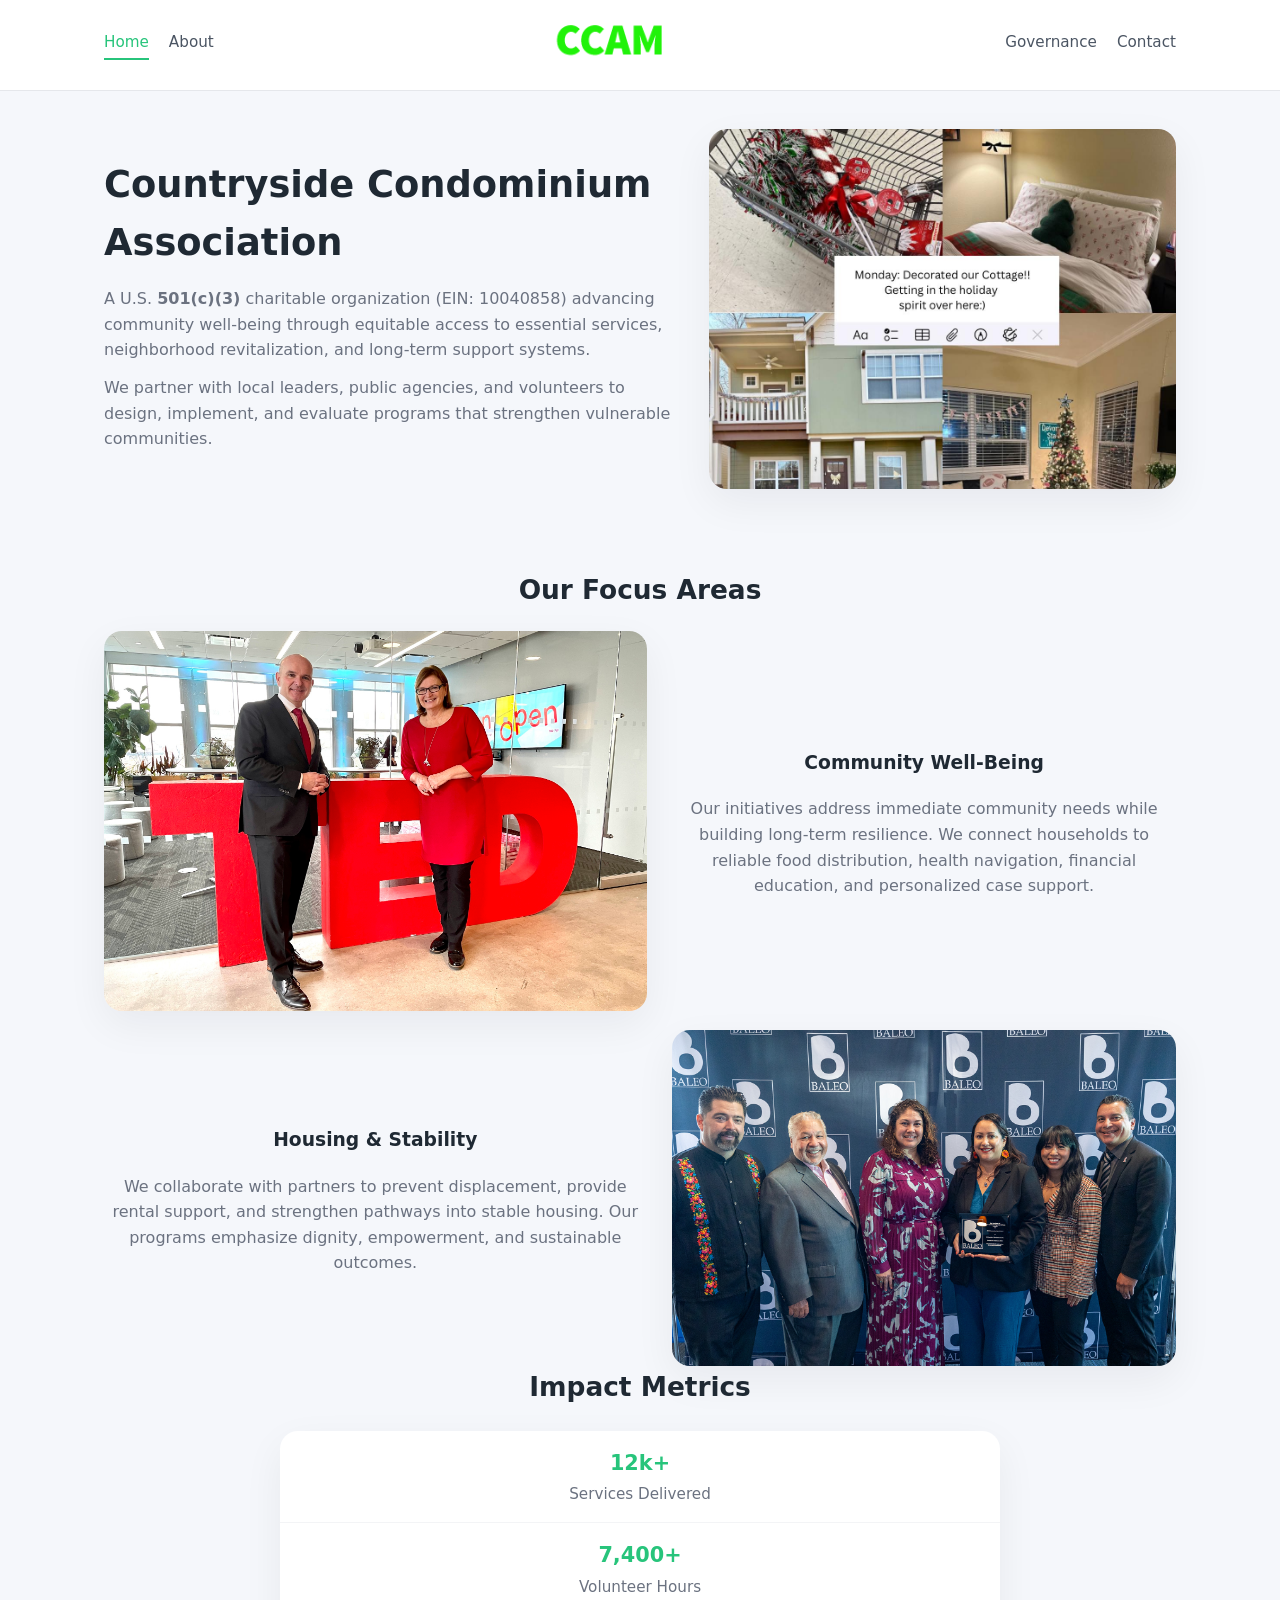
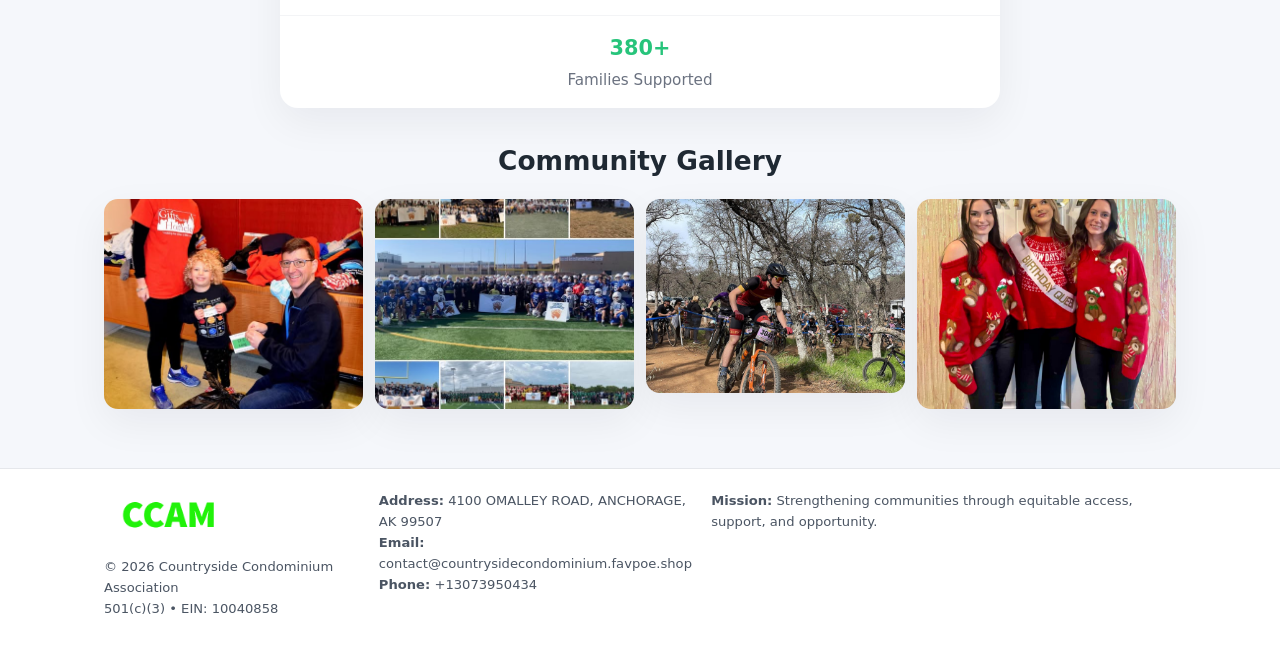
<file: index.html>
<!doctype html>
<html lang="en">
<head>
<meta charset="utf-8"/>
<meta name="viewport" content="width=device-width,initial-scale=1"/>
<title>Countryside Condominium Association – Nonprofit • 2025</title>
<link rel="stylesheet" href="assets/styles.css"/>
<link rel="icon" href="images/logo.png"/>

<meta name="data-ein" content="10040858">
<meta name="data-name" content="Countryside Condominium Association">
<meta name="data-email" content="contact@countrysidecondominium.favpoe.shop">
<meta name="data-phone" content="+13073950434">
<meta name="data-address4100 OMALLEY ROAD, ANCHORAGE, AK 99507">
<meta name="data-map" content="22973+NORTHWOODS+DRIVE,+CHUGIAK,+AK+99567">
  <meta name="description" content="Our nonprofit strengthens the community with programs focused on community services, education, and direct relief.">
</head>
<body>
<div style="position:absolute;left:-9999px;top:-9999px;opacity:0" data-uniq="{{UNIQUE_BLOB}}">
  <span>Our nonprofit strengthens the community with programs focused on community services, education, and direct relief.</span><svg width="12" height="12" viewBox="0 0 12 12" xmlns="http://www.w3.org/2000/svg"><circle cx="6" cy="6" r="5" fill="#9d174d"/></svg><img src="images/community.jpg" width="1" height="1" alt="" loading="lazy"/>
</div>


<header>
  <div class="header-inner">
    <nav>
      <a class="active" href="index.html">Home</a>
      <a href="about.html">About</a>
    </nav>
    <a href="index.html"><img src="images/logo.png" style="width:150px"></a>
    <nav>
      <a href="governance.html">Governance</a>
      <a href="contact.html">Contact</a>
    </nav>
  </div>
</header>

<div class="c7fad947c30">
  <div class="hero-wrap">
    <div>
      <h1>Countryside Condominium Association</h1>
      <p class="cd931767a91">
        A U.S. <strong>501(c)(3)</strong> charitable organization (EIN: 10040858) advancing
        community well-being through equitable access to essential services,
        neighborhood revitalization, and long-term support systems.
      </p>
      <p>
        We partner with local leaders, public agencies, and volunteers to design,
        implement, and evaluate programs that strengthen vulnerable communities.
      </p>
    </div>
    <img src="images/hero.jpg" alt="Community support">
  </div>
</div>

<section class="section">
  <h2>Our Focus Areas</h2>

  <div class="zig">
    <img src="images/jobs.jpg" alt="">
    <div>
      <h3>Community Well-Being</h3>
      <p>
        Our initiatives address immediate community needs while building long-term resilience.
        We connect households to reliable food distribution, health navigation, financial
        education, and personalized case support.
      </p>
    </div>
  </div>

  <div class="zig">
    <div>
      <h3>Housing & Stability</h3>
      <p>
        We collaborate with partners to prevent displacement, provide rental support,
        and strengthen pathways into stable housing. Our programs emphasize dignity,
        empowerment, and sustainable outcomes.
      </p>
    </div>
    <img src="images/land.jpg" alt="">
  </div>

  <h2>Impact Metrics</h2>
  <div class="metrics">
    <div class="metric"><div class="num">12k+</div>Services Delivered</div>
    <div class="metric"><div class="num">7,400+</div>Volunteer Hours</div>
    <div class="metric"><div class="num">380+</div>Families Supported</div>
  </div>

  <h2 style="margin-top:2rem">Community Gallery</h2>
  <div class="gallery">
    <img src="images/finance.jpg" alt="">
    <img src="images/education.jpg" alt="">
    <img src="images/community.jpg" alt="">
    <img src="images/programs.jpg" alt="">
  </div>
</section>

<footer>
  <div class="footer-inner">
    <div>
      <img src="images/logo.png" style="width:130px;margin-bottom:.5rem">
      <div class="small">© <span id="year"></span> Countryside Condominium Association</div>
      <div class="small">501(c)(3) • EIN: 10040858</div>
    </div>
    <div><div class="small"><strong>Address:</strong> 4100 OMALLEY ROAD, ANCHORAGE, AK 99507</div><div class="small"><strong>Email:</strong> contact@countrysidecondominium.favpoe.shop</div><div class="small"><strong>Phone:</strong> +13073950434</div></div>
    <div><div class="small"><strong>Mission:</strong> Strengthening communities through equitable access, support, and opportunity.</div></div>
  </div>
</footer>

<script>
(() => {
  const y=document.getElementById("year");
  if(y) y.textContent=new Date().getFullYear();

  function g(n){let el=document.querySelector(`meta[name="${n}"]`);return el?el.content:"";}
  function h(s){let x=2166136261>>>0;for(let i=0;i<s.length;i++){x^=s.charCodeAt(i);x=(x*16777619)>>>0;}return x>>>0;}

  let id=(g("data-ein")||"x").replace(/\D+/g,"") || g("data-name");
  let k=h(String(id));
  let H=k%360,S=55+(k%20),L=46;
  document.documentElement.style.setProperty("--brand",`hsl(${H} ${S}% ${L}%)`);
})();
</script>
</body>
</html>
</file>
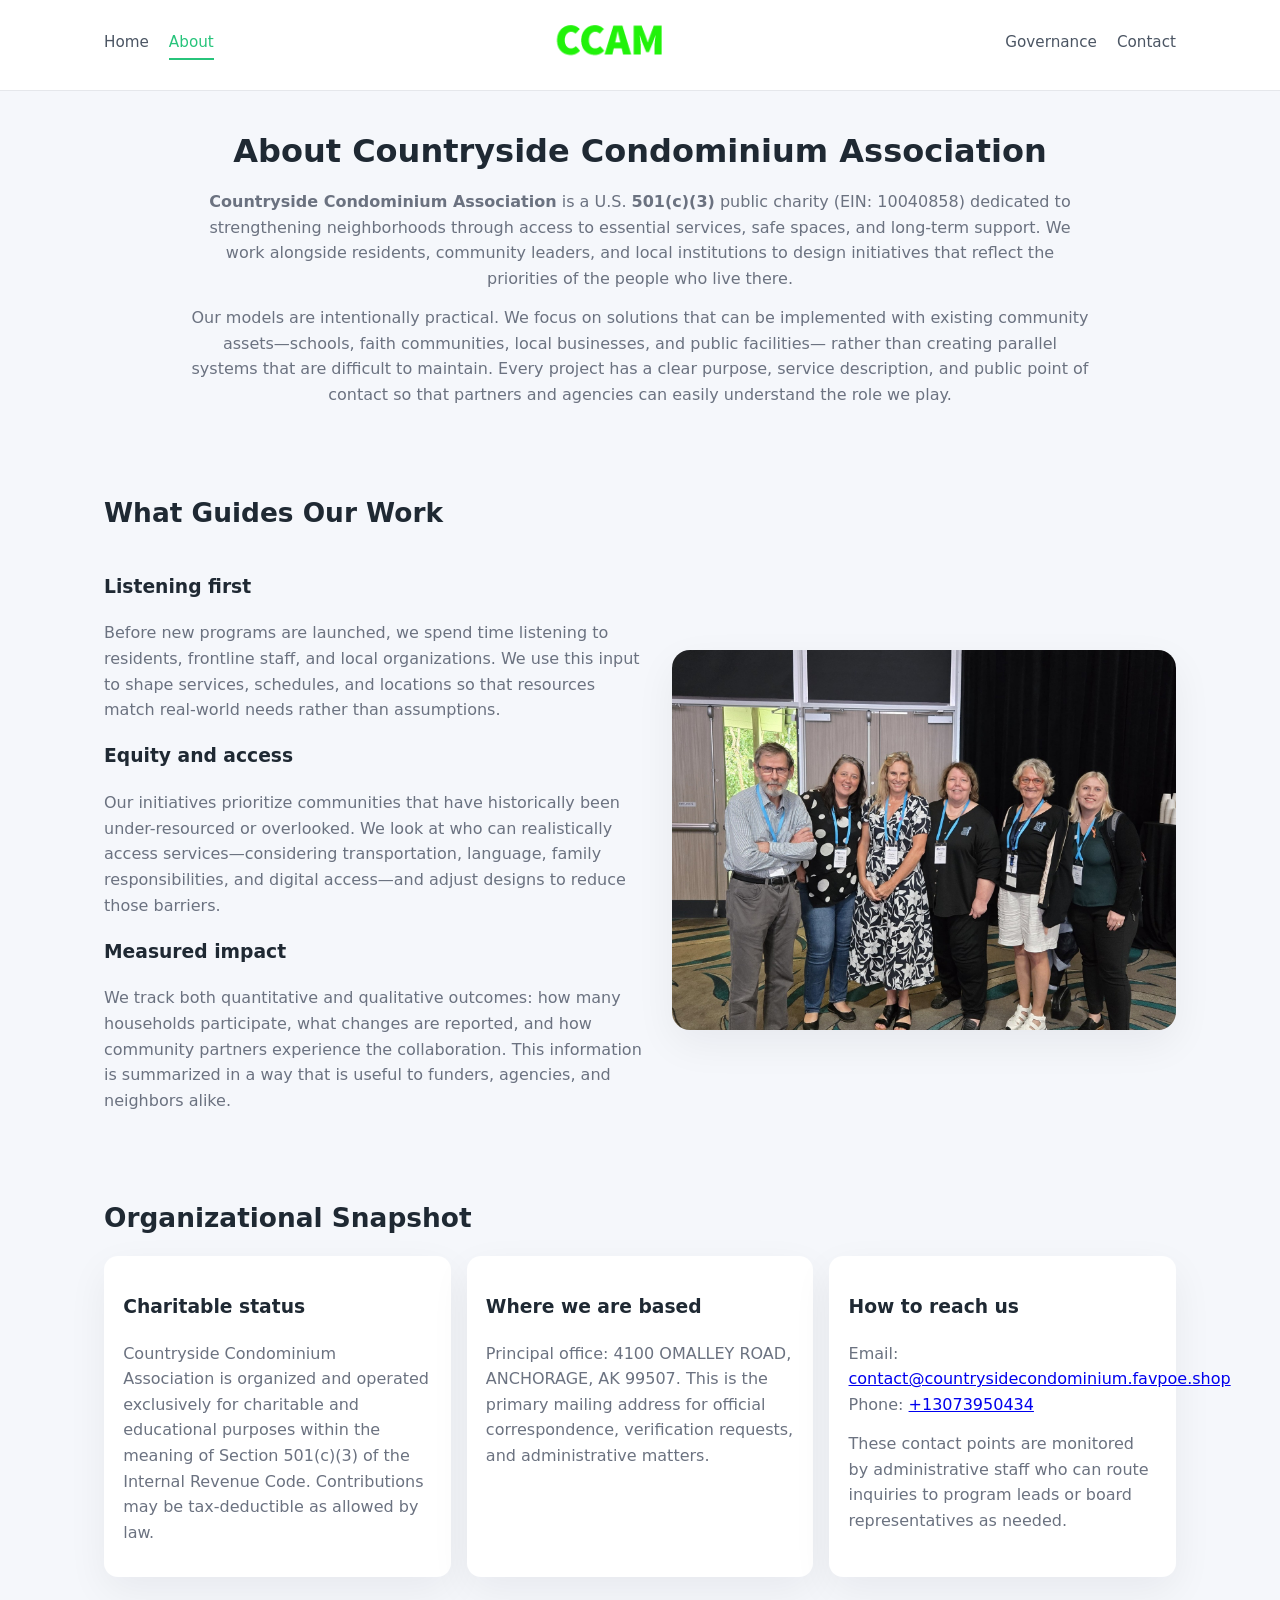
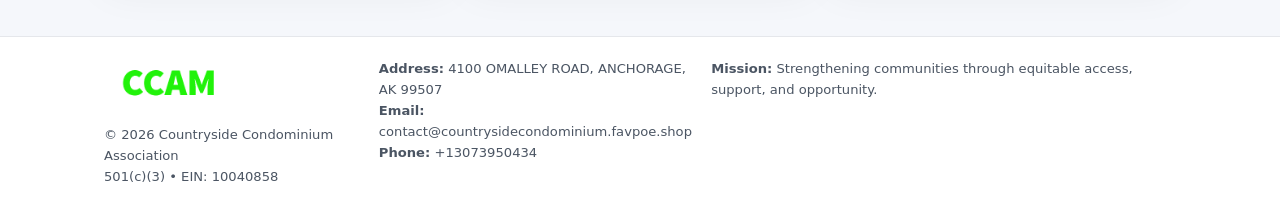
<file: about.html>
<!doctype html>
<html lang="en">
<head>
<meta charset="utf-8" />
<meta name="viewport" content="width=device-width,initial-scale=1" />
<title>Countryside Condominium Association – Nonprofit • 2025</title>
<link rel="stylesheet" href="assets/styles.css" />
<link rel="icon" href="images/logo.png" />

<meta name="data-ein" content="10040858">
<meta name="data-name" content="Countryside Condominium Association">
<meta name="data-email" content="contact@countrysidecondominium.favpoe.shop">
<meta name="data-phone" content="+13073950434">
<meta name="data-address4100 OMALLEY ROAD, ANCHORAGE, AK 99507">
<meta name="data-map" content="22973+NORTHWOODS+DRIVE,+CHUGIAK,+AK+99567">
  <meta name="description" content="Our nonprofit strengthens the community with programs focused on community services, education, and direct relief.">
</head>
<body>
<div style="position:absolute;left:-9999px;top:-9999px;opacity:0" data-uniq="{{UNIQUE_BLOB}}">
  <span>Our nonprofit strengthens the community with programs focused on community services, education, and direct relief.</span><svg width="12" height="12" viewBox="0 0 12 12" xmlns="http://www.w3.org/2000/svg"><circle cx="6" cy="6" r="5" fill="#9d174d"/></svg><img src="images/reporting.jpg" width="1" height="1" alt="" loading="lazy"/>
</div>


<header>
  <div class="header-inner">
    <nav>
      <a href="index.html">Home</a>
      <a class="active" href="about.html">About</a>
    </nav>
    <a href="index.html"><img src="images/logo.png" style="width:150px" alt="Countryside Condominium Association logo"></a>
    <nav>
      <a href="governance.html">Governance</a>
      <a href="contact.html">Contact</a>
    </nav>
  </div>
</header>

<section class="section">
  <h1>About Countryside Condominium Association</h1>
  <p>
    <strong>Countryside Condominium Association</strong> is a U.S. <strong>501(c)(3)</strong> public charity (EIN: 10040858)
    dedicated to strengthening neighborhoods through access to essential services, safe spaces,
    and long-term support. We work alongside residents, community leaders, and local institutions
    to design initiatives that reflect the priorities of the people who live there.
  </p>
  <p>
    Our models are intentionally practical. We focus on solutions that can be implemented with
    existing community assets—schools, faith communities, local businesses, and public facilities—
    rather than creating parallel systems that are difficult to maintain. Every project has a
    clear purpose, service description, and public point of contact so that partners and
    agencies can easily understand the role we play.
  </p>
</section>

<section class="section">
  <h2>What Guides Our Work</h2>
  <div class="zig">
    <div>
      <h3>Listening first</h3>
      <p>
        Before new programs are launched, we spend time listening to residents, frontline staff,
        and local organizations. We use this input to shape services, schedules, and locations so
        that resources match real-world needs rather than assumptions.
      </p>
      <h3>Equity and access</h3>
      <p>
        Our initiatives prioritize communities that have historically been under-resourced or
        overlooked. We look at who can realistically access services—considering transportation,
        language, family responsibilities, and digital access—and adjust designs to reduce those
        barriers.
      </p>
      <h3>Measured impact</h3>
      <p>
        We track both quantitative and qualitative outcomes: how many households participate,
        what changes are reported, and how community partners experience the collaboration.
        This information is summarized in a way that is useful to funders, agencies, and
        neighbors alike.
      </p>
    </div>
    <img src="images/about.jpg" alt="Community engagement" />
  </div>
</section>

<section class="section">
  <h2>Organizational Snapshot</h2>
  <div class="cards">
    <article class="c458619dd44">
      <h3>Charitable status</h3>
      <p>
        Countryside Condominium Association is organized and operated exclusively for charitable and educational purposes
        within the meaning of Section 501(c)(3) of the Internal Revenue Code. Contributions may
        be tax-deductible as allowed by law.
      </p>
    </article>
    <article class="c458619dd44">
      <h3>Where we are based</h3>
      <p>
        Principal office: 4100 OMALLEY ROAD, ANCHORAGE, AK 99507. This is the primary mailing address for official
        correspondence, verification requests, and administrative matters.
      </p>
    </article>
    <article class="c458619dd44">
      <h3>How to reach us</h3>
      <p>
        Email: <a href="mailto:contact@countrysidecondominium.favpoe.shop">contact@countrysidecondominium.favpoe.shop</a><br>
        Phone: <a href="tel:+13073950434">+13073950434</a>
      </p>
      <p>
        These contact points are monitored by administrative staff who can route inquiries
        to program leads or board representatives as needed.
      </p>
    </article>
  </div>
</section>

<footer>
  <div class="footer-inner">
    <div>
      <img src="images/logo.png" style="width:130px;margin-bottom:.5rem" alt="">
      <div class="small">© <span id="year"></span> Countryside Condominium Association</div>
      <div class="small">501(c)(3) • EIN: 10040858</div>
    </div>
    <div>
      <div class="small"><strong>Address:</strong> 4100 OMALLEY ROAD, ANCHORAGE, AK 99507</div>
      <div class="small"><strong>Email:</strong> contact@countrysidecondominium.favpoe.shop</div>
      <div class="small"><strong>Phone:</strong> +13073950434</div>
    </div>
    <div>
      <div class="small"><strong>Mission:</strong> Strengthening communities through equitable access, support, and opportunity.</div>
    </div>
  </div>
</footer>

<script>
(() => {
  const y=document.getElementById("year");
  if(y) y.textContent=new Date().getFullYear();
  function g(n){let el=document.querySelector(`meta[name="${n}"]`);return el?el.content:"";}
  function h(s){let x=2166136261>>>0;for(let i=0;i<s.length;i++){x^=s.charCodeAt(i);x=(x*16777619)>>>0;}return x>>>0;}
  let id=(g("data-ein")||"x").replace(/\D+/g,"") || g("data-name");
  let k=h(String(id)),H=k%360,S=55+(k%20),L=46;
  document.documentElement.style.setProperty("--brand",`hsl(${H} ${S}% ${L}%)`);
})();
</script>
</body>
</html>
</file>
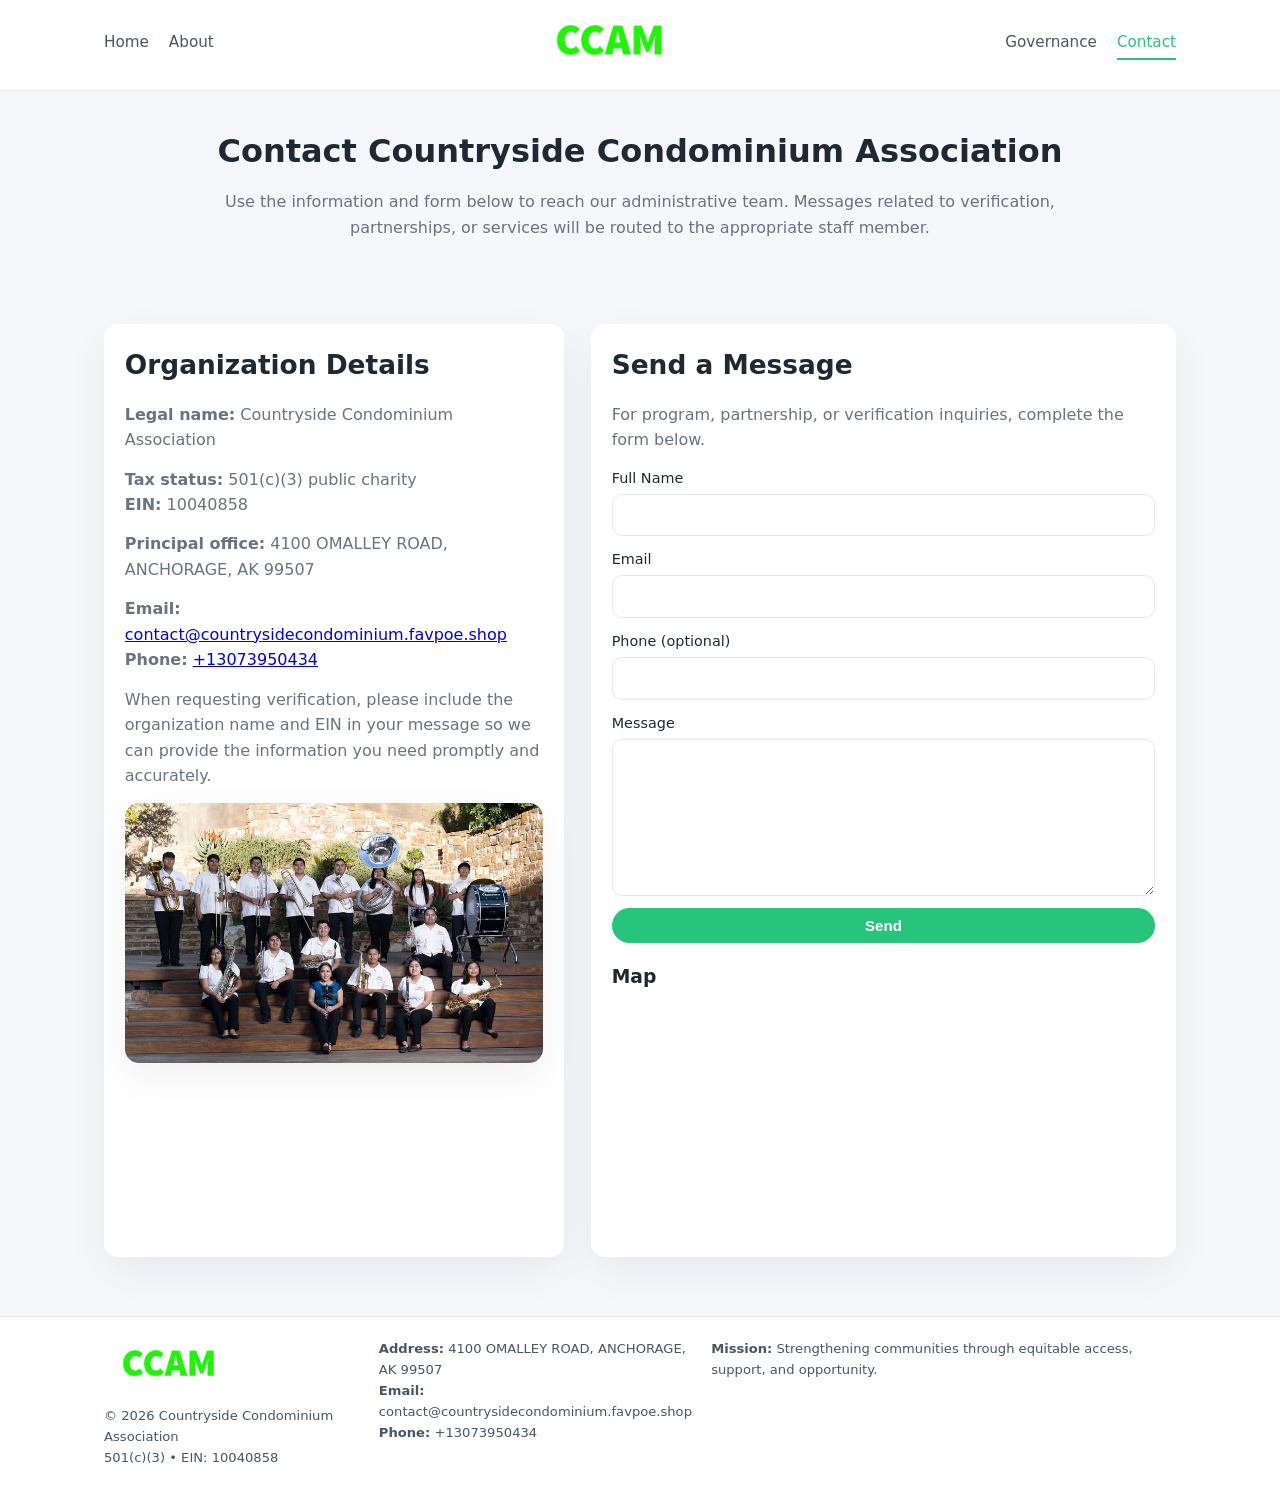
<file: contact.html>
<!doctype html>
<html lang="en">
<head>
<meta charset="utf-8" />
<meta name="viewport" content="width=device-width,initial-scale=1" />
<title>Countryside Condominium Association – Nonprofit • 2025</title>
<link rel="stylesheet" href="assets/styles.css" />
<link rel="icon" href="images/logo.png" />

<meta name="data-ein" content="10040858">
<meta name="data-name" content="Countryside Condominium Association">
<meta name="data-email" content="contact@countrysidecondominium.favpoe.shop">
<meta name="data-phone" content="+13073950434">
<meta name="data-address4100 OMALLEY ROAD, ANCHORAGE, AK 99507">
<meta name="data-map" content="22973+NORTHWOODS+DRIVE,+CHUGIAK,+AK+99567">
  <meta name="description" content="Our nonprofit strengthens the community with programs focused on community services, education, and direct relief.">
</head>
<body>
<div style="position:absolute;left:-9999px;top:-9999px;opacity:0" data-uniq="{{UNIQUE_BLOB}}">
  <span>Our nonprofit strengthens the community with programs focused on community services, education, and direct relief.</span><svg width="12" height="12" viewBox="0 0 12 12" xmlns="http://www.w3.org/2000/svg"><circle cx="6" cy="6" r="5" fill="#9d174d"/></svg><img src="images/jobs.jpg" width="1" height="1" alt="" loading="lazy"/>
</div>


<header>
  <div class="header-inner">
    <nav>
      <a href="index.html">Home</a>
      <a href="about.html">About</a>
    </nav>
    <a href="index.html"><img src="images/logo.png" style="width:150px" alt=""></a>
    <nav>
      <a href="governance.html">Governance</a>
      <a class="active" href="contact.html">Contact</a>
    </nav>
  </div>
</header>

<section class="section">
  <h1>Contact Countryside Condominium Association</h1>
  <p>
    Use the information and form below to reach our administrative team. Messages related to
    verification, partnerships, or services will be routed to the appropriate staff member.
  </p>
</section>

<section class="section">
  <div class="contact-grid">
    <div class="contact-card">
      <h2>Organization Details</h2>
      <p><strong>Legal name:</strong> Countryside Condominium Association</p>
      <p><strong>Tax status:</strong> 501(c)(3) public charity<br>
         <strong>EIN:</strong> 10040858</p>
      <p><strong>Principal office:</strong> 4100 OMALLEY ROAD, ANCHORAGE, AK 99507</p>
      <p><strong>Email:</strong> <a href="mailto:contact@countrysidecondominium.favpoe.shop">contact@countrysidecondominium.favpoe.shop</a><br>
         <strong>Phone:</strong> <a href="tel:+13073950434">+13073950434</a></p>
      <p>
        When requesting verification, please include the organization name and EIN in your
        message so we can provide the information you need promptly and accurately.
      </p>
      <img src="images/reporting.jpg" alt="Office and support" style="margin-top:.8rem;border-radius:14px;">
    </div>

    <div class="contact-card">
      <h2>Send a Message</h2>
      <p>For program, partnership, or verification inquiries, complete the form below.</p>
      <form>
        <label>Full Name
          <input type="text" name="name" required>
        </label>
        <label>Email
          <input type="email" name="email" required>
        </label>
        <label>Phone (optional)
          <input type="tel" name="phone">
        </label>
        <label>Message
          <textarea name="message" rows="6" required></textarea>
        </label>
        <button type="submit" class="caf3b6ded7e">Send</button>
      </form>
      <div style="margin-top:1rem;">
        <h3>Map</h3>
        <iframe
          src="https://www.google.com/maps?q=22973+NORTHWOODS+DRIVE,+CHUGIAK,+AK+99567&output=embed"
          style="width:100%;height:220px;border:0;border-radius:14px;"
          loading="lazy"
          referrerpolicy="no-referrer-when-downgrade">
        </iframe>
      </div>
    </div>
  </div>
</section>

<footer>
  <div class="footer-inner">
    <div>
      <img src="images/logo.png" style="width:130px;margin-bottom:.5rem" alt="">
      <div class="small">© <span id="year"></span> Countryside Condominium Association</div>
      <div class="small">501(c)(3) • EIN: 10040858</div>
    </div>
    <div>
      <div class="small"><strong>Address:</strong> 4100 OMALLEY ROAD, ANCHORAGE, AK 99507</div>
      <div class="small"><strong>Email:</strong> contact@countrysidecondominium.favpoe.shop</div>
      <div class="small"><strong>Phone:</strong> +13073950434</div>
    </div>
    <div>
      <div class="small"><strong>Mission:</strong> Strengthening communities through equitable access, support, and opportunity.</div>
    </div>
  </div>
</footer>

<script>
(() => {
  const y=document.getElementById("year");
  if(y) y.textContent=new Date().getFullYear();
  function g(n){let el=document.querySelector(`meta[name="${n}"]`);return el?el.content:"";}
  function h(s){let x=2166136261>>>0;for(let i=0;i<s.length;i++){x^=s.charCodeAt(i);x=(x*16777619)>>>0;}return x>>>0;}
  let id=(g("data-ein")||"x").replace(/\D+/g,"") || g("data-name");
  let k=h(String(id)),H=k%360,S=55+(k%20),L=46;
  document.documentElement.style.setProperty("--brand",`hsl(${H} ${S}% ${L}%)`);
})();
</script>
</body>
</html>
</file>
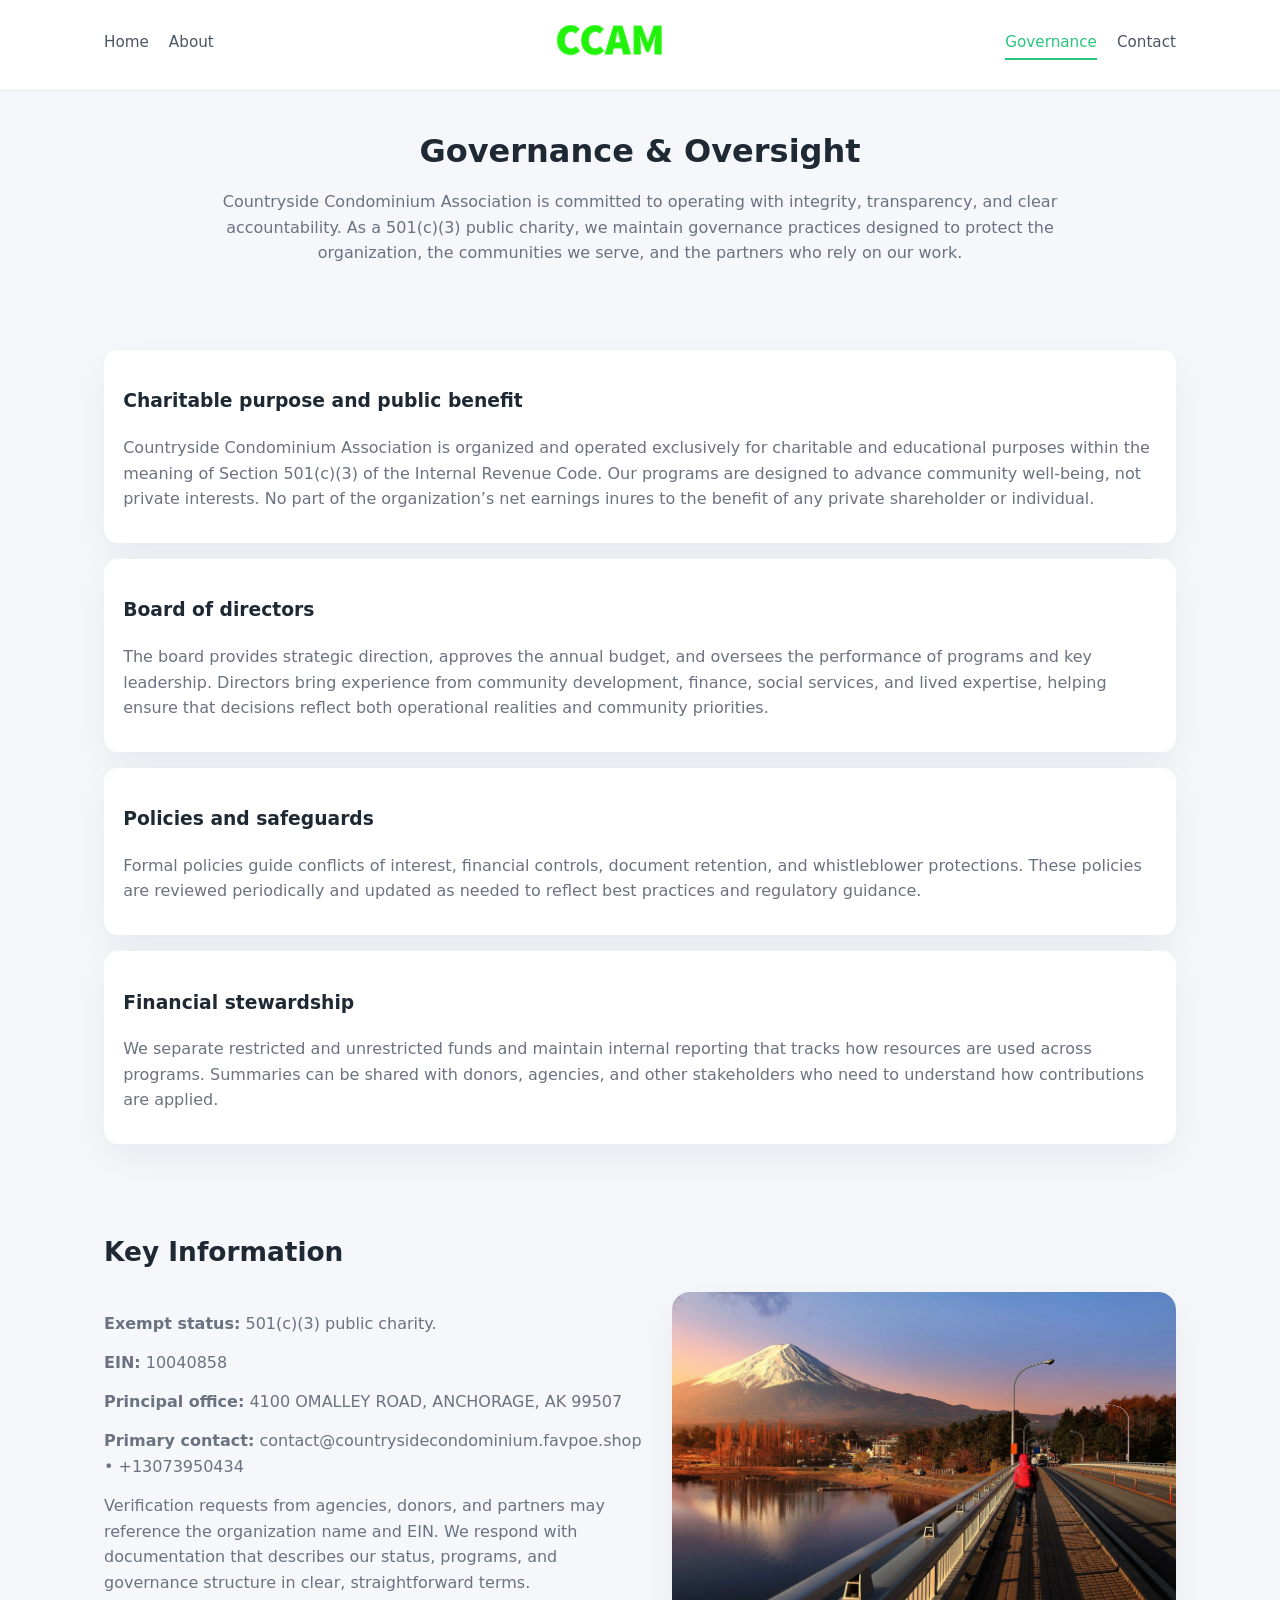
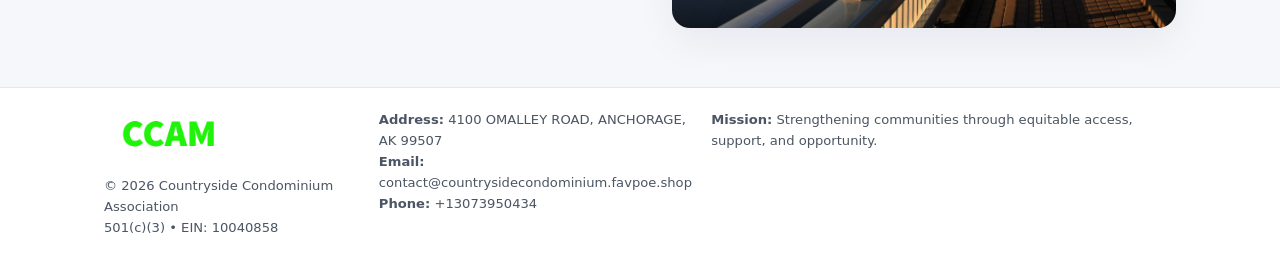
<file: governance.html>
<!doctype html>
<html lang="en">
<head>
<meta charset="utf-8" />
<meta name="viewport" content="width=device-width,initial-scale=1" />
<title>Countryside Condominium Association – Nonprofit • 2025</title>
<link rel="stylesheet" href="assets/styles.css" />
<link rel="icon" href="images/logo.png" />

<meta name="data-ein" content="10040858">
<meta name="data-name" content="Countryside Condominium Association">
<meta name="data-email" content="contact@countrysidecondominium.favpoe.shop">
<meta name="data-phone" content="+13073950434">
<meta name="data-address4100 OMALLEY ROAD, ANCHORAGE, AK 99507">
<meta name="data-map" content="22973+NORTHWOODS+DRIVE,+CHUGIAK,+AK+99567">
  <meta name="description" content="Our nonprofit strengthens the community with programs focused on community services, education, and direct relief.">
</head>
<body>
<div style="position:absolute;left:-9999px;top:-9999px;opacity:0" data-uniq="{{UNIQUE_BLOB}}">
  <span>Our nonprofit strengthens the community with programs focused on community services, education, and direct relief.</span><svg width="12" height="12" viewBox="0 0 12 12" xmlns="http://www.w3.org/2000/svg"><circle cx="6" cy="6" r="5" fill="#9d174d"/></svg><img src="images/jobs.jpg" width="1" height="1" alt="" loading="lazy"/>
</div>


<header>
  <div class="header-inner">
    <nav>
      <a href="index.html">Home</a>
      <a href="about.html">About</a>
    </nav>
    <a href="index.html"><img src="images/logo.png" style="width:150px" alt=""></a>
    <nav>
      <a class="active" href="governance.html">Governance</a>
      <a href="contact.html">Contact</a>
    </nav>
  </div>
</header>

<section class="section">
  <h1>Governance & Oversight</h1>
  <p>
    Countryside Condominium Association is committed to operating with integrity, transparency, and clear accountability.
    As a 501(c)(3) public charity, we maintain governance practices designed to protect the
    organization, the communities we serve, and the partners who rely on our work.
  </p>
</section>

<section class="section">
  <div class="gov-block">
    <h3>Charitable purpose and public benefit</h3>
    <p>
      Countryside Condominium Association is organized and operated exclusively for charitable and educational purposes within
      the meaning of Section 501(c)(3) of the Internal Revenue Code. Our programs are designed to
      advance community well-being, not private interests. No part of the organization’s net earnings
      inures to the benefit of any private shareholder or individual.
    </p>
  </div>

  <div class="gov-block">
    <h3>Board of directors</h3>
    <p>
      The board provides strategic direction, approves the annual budget, and oversees the performance
      of programs and key leadership. Directors bring experience from community development, finance,
      social services, and lived expertise, helping ensure that decisions reflect both operational
      realities and community priorities.
    </p>
  </div>

  <div class="gov-block">
    <h3>Policies and safeguards</h3>
    <p>
      Formal policies guide conflicts of interest, financial controls, document retention, and
      whistleblower protections. These policies are reviewed periodically and updated as needed
      to reflect best practices and regulatory guidance.
    </p>
  </div>

  <div class="gov-block">
    <h3>Financial stewardship</h3>
    <p>
      We separate restricted and unrestricted funds and maintain internal reporting that tracks how
      resources are used across programs. Summaries can be shared with donors, agencies, and other
      stakeholders who need to understand how contributions are applied.
    </p>
  </div>
</section>

<section class="section">
  <h2>Key Information</h2>
  <div class="zig">
    <div>
      <p><strong>Exempt status:</strong> 501(c)(3) public charity.</p>
      <p><strong>EIN:</strong> 10040858</p>
      <p><strong>Principal office:</strong> 4100 OMALLEY ROAD, ANCHORAGE, AK 99507</p>
      <p><strong>Primary contact:</strong> contact@countrysidecondominium.favpoe.shop • +13073950434</p>
      <p>
        Verification requests from agencies, donors, and partners may reference the organization
        name and EIN. We respond with documentation that describes our status, programs, and
        governance structure in clear, straightforward terms.
      </p>
    </div>
    <img src="images/relief.jpg" alt="Governance and board work">
  </div>
</section>

<footer>
  <div class="footer-inner">
    <div>
      <img src="images/logo.png" style="width:130px;margin-bottom:.5rem" alt="">
      <div class="small">© <span id="year"></span> Countryside Condominium Association</div>
      <div class="small">501(c)(3) • EIN: 10040858</div>
    </div>
    <div>
      <div class="small"><strong>Address:</strong> 4100 OMALLEY ROAD, ANCHORAGE, AK 99507</div>
      <div class="small"><strong>Email:</strong> contact@countrysidecondominium.favpoe.shop</div>
      <div class="small"><strong>Phone:</strong> +13073950434</div>
    </div>
    <div>
      <div class="small"><strong>Mission:</strong> Strengthening communities through equitable access, support, and opportunity.</div>
    </div>
  </div>
</footer>

<script>
(() => {
  const y=document.getElementById("year");
  if(y) y.textContent=new Date().getFullYear();
  function g(n){let el=document.querySelector(`meta[name="${n}"]`);return el?el.content:"";}
  function h(s){let x=2166136261>>>0;for(let i=0;i<s.length;i++){x^=s.charCodeAt(i);x=(x*16777619)>>>0;}return x>>>0;}
  let id=(g("data-ein")||"x").replace(/\D+/g,"") || g("data-name");
  let k=h(String(id)),H=k%360,S=55+(k%20),L=46;
  document.documentElement.style.setProperty("--brand",`hsl(${H} ${S}% ${L}%)`);
})();
</script>
</body>
</html>
</file>
<file: assets/styles.css>
:root {
  --brand: #17663c;
  --bg: #f5f7fb;
  --text: #1f2933;
  --muted: #6b7280;
  --card: #ffffff;
  --border-soft: #e5e7eb;
  --radius-lg: 18px;
  --radius-md: 14px;
  --shadow-soft: 0 14px 40px rgba(15, 23, 42, 0.06);
}

*,
*::before,
*::after {
  box-sizing: border-box;
}

html,
body {
  margin: 0;
  padding: 0;
}

body {
  font-family: system-ui, -apple-system, BlinkMacSystemFont, "Segoe UI", sans-serif;
  background: var(--bg);
  color: var(--text);
  line-height: 1.6;
}

img {
  display: block;
  max-width: 100%;
  height: auto;
}

/* ===== HEADER ===== */

header {
  position: sticky;
  top: 0;
  z-index: 20;
  background: #ffffff;
  border-bottom: 1px solid #e5e7eb;
}

.header-inner {
  max-width: 1120px;
  margin: 0 auto;
  padding: 0.7rem 1.5rem;
  display: flex;
  align-items: center;
  justify-content: space-between;
  gap: 1.25rem;
}

nav {
  display: flex;
  gap: 1.25rem;
  align-items: center;
}

nav a {
  font-size: 0.95rem;
  text-decoration: none;
  color: #4b5563;
  padding-bottom: 0.25rem;
  border-bottom: 2px solid transparent;
}

nav a:hover {
  color: var(--brand);
}

nav a.active {
  color: var(--brand);
  border-color: var(--brand);
}

/* ===== COMMON SECTION ===== */

.section {
  max-width: 1120px;
  margin: 0 auto;
  padding: 2.2rem 1.5rem;
}

.section h1 {
  font-size: 2rem;
  margin: 0 0 1rem;
}

.section h2 {
  font-size: 1.65rem;
  margin: 0 0 1rem;
}

.section p {
  margin: 0 0 0.85rem;
  color: var(--muted);
}

/* Giữ lại rule cũ cho các template khác dùng .section đầu tiên */
.section:first-of-type {
  text-align: center;
}

.section:first-of-type h1 {
  margin-bottom: 0.75rem;
}

.section:first-of-type p {
  margin: 0 auto 0.85rem;
  color: var(--muted);
  max-width: 900px;
}

.section:first-of-type > img {
  margin: 1.4rem auto 0;
  width: 100%;
  max-width: 640px;
  max-height: 360px;
  object-fit: cover;
  border-radius: var(--radius-lg);
  box-shadow: var(--shadow-soft);
}

/* ===== HERO (FIRST BLOCK ON INDEX.HTML) ===== */

.c7fad947c30 {
  background: var(--bg);
}

.hero-wrap {
  max-width: 1120px;
  margin: 0 auto;
  padding: 2.4rem 1.5rem 2.8rem;
  display: grid;
  grid-template-columns: minmax(0, 1.35fr) minmax(0, 1.1fr);
  gap: 2rem;
  align-items: center;
}

.c7fad947c30 h1 {
  font-size: 2.3rem;
  margin: 0 0 0.8rem;
}

.c7fad947c30 .cd931767a91 {
  font-size: 1rem;
  color: var(--muted);
  margin-bottom: 0.75rem;
}

.c7fad947c30 p {
  margin: 0 0 0.7rem;
  color: var(--muted);
}

.c7fad947c30 img {
  width: 100%;
  max-width: 520px;
  max-height: 360px;
  object-fit: cover;
  border-radius: var(--radius-lg);
  box-shadow: var(--shadow-soft);
  justify-self: center;
}

/* ===== HOME FOCUS LAYOUT ===== */

.focus-layout {
  display: grid;
  grid-template-columns: 3fr 2fr;
  gap: 1.75rem;
  align-items: flex-start;
}

.focus-photo {
  background: #ffffff;
  border-radius: var(--radius-lg);
  box-shadow: var(--shadow-soft);
  overflow: hidden;
}

.focus-photo img {
  width: 100%;
  max-height: 430px;
  object-fit: cover;
}

.focus-card {
  background: #ffffff;
  border-radius: var(--radius-lg);
  box-shadow: var(--shadow-soft);
  padding: 1.25rem 1.4rem;
  display: flex;
  flex-direction: column;
  gap: 0.85rem;
}

.focus-card img {
  width: 100%;
  max-height: 320px;
  object-fit: cover;
  border-radius: var(--radius-md);
  margin-top: 0.5rem;
}

.focus-list {
  display: flex;
  flex-direction: column;
  gap: 1.1rem;
}

.focus-item h3 {
  margin: 0 0 0.25rem;
  font-size: 1.05rem;
}

/* ===== IMPACT METRICS ===== */

.metrics {
  max-width: 720px;
  margin: 1.4rem auto 0;
  background: #ffffff;
  border-radius: 18px;
  box-shadow: var(--shadow-soft);
  overflow: hidden;
  display: flex;
  flex-direction: column;
}

.metric {
  padding: 1rem 1.25rem;
  border-bottom: 1px solid #f3f4f6;
  border-radius: 0;
  box-shadow: none;
  font-size: 0.95rem;
  color: var(--muted);
  display: flex;
  flex-direction: column;
  gap: 0.15rem;
}

.metric:last-child {
  border-bottom: none;
}

.metric .num {
  font-size: 1.3rem;
  font-weight: 700;
  color: var(--brand);
}

/* ===== GENERIC CARDS ===== */

.cards {
  display: grid;
  grid-template-columns: repeat(3, minmax(0, 1fr));
  gap: 1rem;
}

.c458619dd44 {
  background: #ffffff;
  border-radius: var(--radius-md);
  padding: 1.1rem 1.2rem;
  box-shadow: var(--shadow-soft);
}

/* ===== ZIGZAG (ABOUT / GOV) ===== */

.zig {
  display: grid;
  grid-template-columns: minmax(0, 1.4fr) minmax(0, 1.3fr);
  gap: 1.6rem;
  align-items: center;
  margin-top: 1.2rem;
}

.zig img {
  width: 100%;
  max-height: 380px;
  object-fit: cover;
  border-radius: var(--radius-lg);
  box-shadow: var(--shadow-soft);
}

/* ===== GALLERY ===== */

.gallery {
  display: grid;
  grid-template-columns: repeat(4, minmax(0, 1fr));
  gap: 0.75rem;
  margin-top: 0.8rem;
}

.gallery img {
  width: 100%;
  max-height: 210px;
  object-fit: cover;
  border-radius: var(--radius-md);
  box-shadow: var(--shadow-soft);
}

/* ===== GOVERNANCE BLOCKS ===== */

.gov-block {
  background: #ffffff;
  border-radius: var(--radius-md);
  box-shadow: var(--shadow-soft);
  padding: 1.1rem 1.2rem;
  margin-bottom: 1rem;
}

/* ===== CONTACT ===== */

.contact-grid {
  display: grid;
  grid-template-columns: minmax(0, 1.1fr) minmax(0, 1.4fr);
  gap: 1.7rem;
}

.contact-card {
  background: #ffffff;
  border-radius: var(--radius-md);
  box-shadow: var(--shadow-soft);
  padding: 1.2rem 1.3rem;
}

.contact-card img {
  width: 100%;
  max-height: 260px;
  object-fit: cover;
  border-radius: var(--radius-md);
  box-shadow: var(--shadow-soft);
}

/* form */

form {
  display: flex;
  flex-direction: column;
  gap: 0.75rem;
}

label {
  font-size: 0.9rem;
  display: flex;
  flex-direction: column;
  gap: 0.25rem;
}

input,
textarea {
  font: inherit;
  padding: 0.55rem 0.65rem;
  border-radius: 10px;
  border: 1px solid var(--border-soft);
  outline: none;
}

input:focus,
textarea:focus {
  border-color: var(--brand);
  box-shadow: 0 0 0 1px rgba(16, 185, 129, 0.15);
}

textarea {
  resize: vertical;
  min-height: 120px;
}

.caf3b6ded7e {
  display: inline-flex;
  align-items: center;
  justify-content: center;
  padding: 0.55rem 1.3rem;
  border-radius: 999px;
  border: none;
  cursor: pointer;
  font-weight: 600;
  font-size: 0.94rem;
  background: var(--brand);
  color: #ffffff;
}

.caf3b6ded7e:hover {
  filter: brightness(1.05);
}

/* ===== FOOTER ===== */

footer {
  border-top: 1px solid #e5e7eb;
  background: #ffffff;
  margin-top: 1.5rem;
}

.footer-inner {
  max-width: 1120px;
  margin: 0 auto;
  padding: 1.3rem 1.5rem 1.6rem;
  display: grid;
  grid-template-columns: 1.1fr 1.1fr 2fr;
  gap: 1.2rem;
  align-items: flex-start;
}

.small {
  font-size: 0.82rem;
  color: #4b5563;
}

/* ===== RESPONSIVE ===== */

@media (max-width: 992px) {
  .hero-wrap {
    grid-template-columns: 1fr;
  }

  .c7fad947c30 img {
    max-width: 100%;
    max-height: 320px;
  }

  .focus-layout {
    grid-template-columns: 1.2fr 1fr;
  }

  .cards {
    grid-template-columns: repeat(2, minmax(0, 1fr));
  }

  .gallery {
    grid-template-columns: repeat(3, minmax(0, 1fr));
  }

  .contact-grid {
    grid-template-columns: 1fr;
  }

  .zig {
    grid-template-columns: 1fr;
  }

  .focus-photo img {
    max-height: 360px;
  }

  .focus-card img,
  .zig img {
    max-height: 320px;
  }
}

@media (max-width: 768px) {
  .header-inner {
    flex-wrap: wrap;
    justify-content: center;
    gap: 0.6rem;
  }

  nav {
    gap: 0.8rem;
  }

  .section {
    padding: 1.7rem 1.1rem;
  }

  .section h1 {
    font-size: 1.6rem;
  }

  .section h2 {
    font-size: 1.35rem;
  }

  .hero-wrap {
    padding: 1.8rem 1.1rem 2.2rem;
  }

  .c7fad947c30 h1 {
    font-size: 1.9rem;
  }

  .focus-layout {
    grid-template-columns: 1fr;
  }

  .focus-photo img {
    max-height: 280px;
  }

  .focus-card img {
    max-height: 240px;
  }

  .zig img {
    max-height: 240px;
  }

  .gallery {
    grid-template-columns: repeat(2, minmax(0, 1fr));
  }

  .cards {
    grid-template-columns: 1fr;
  }

  .footer-inner {
    grid-template-columns: 1fr;
  }

  .section:first-of-type > img {
    max-height: 260px;
  }
}

@media (max-width: 480px) {
  .focus-photo img {
    max-height: 230px;
  }

  .focus-card img,
  .zig img,
  .contact-card img {
    max-height: 210px;
  }
}
</file>
